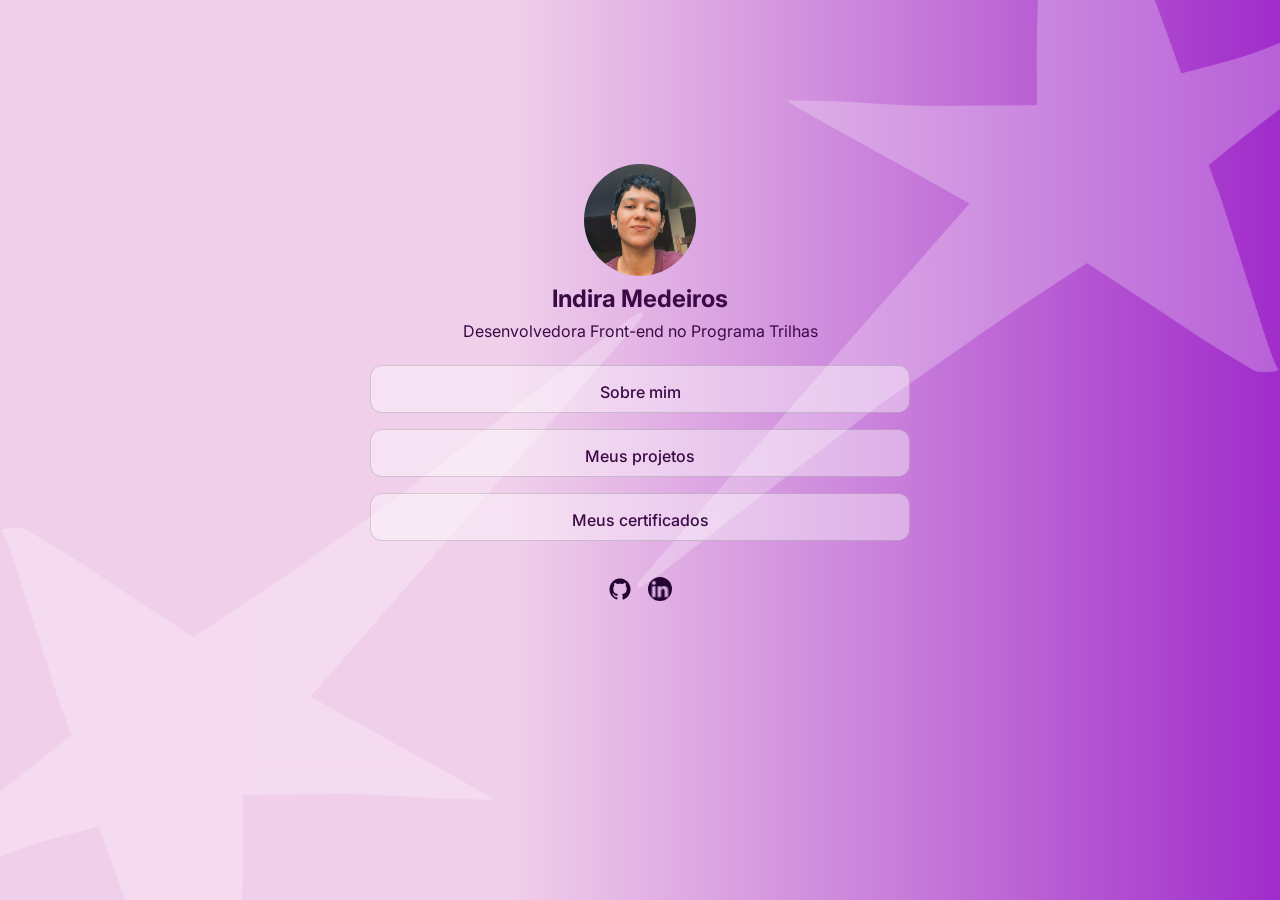
<file: index.html>
<!DOCTYPE html>
<html lang="en">
<head>
    <meta charset="UTF-8">
    <meta name="viewport" content="width=device-width, initial-scale=1.0">
    <title>Portfólio Indira</title>
    <link rel="stylesheet" href="style.css">
    <link rel="stylesheet" href="reset.css">

</head>

<body>
    <main class="tudo">

    <section>

        <div class="foto">
            <img src="assets/image/Indira.jpeg" 
            alt="Foto de perfil" 
            width="112">
        </div>

        <div class="infos">
            <h1> Indira Medeiros </h1>
            <p>Desenvolvedora Front-end no Programa Trilhas</p>
        </div>

    </section>
    <div class="botoes">
        
        <a class="botao" href="sobre.html">
            <button>Sobre mim</button>
        </a>
           
        <a class="botao" href="projetos.html"> 
            <button>Meus projetos</button>
        </a>

            <a class="botao" href="https://drive.google.com/drive/folders/1QhNkH2z-d3P61aymbu-d6dpAgqVoq8ZE?usp=drive_link" target="_blank">
            <button>Meus certificados</button>
        </a>
    </div>
    
    <footer class="redes">

            <a href="https://github.com/mdrsdira" target="_blank">
                <img src="assets/image/GitHub.png"
                class="GitHubIcon"
                alt="GitHub">
            </a>

            <a href="https://www.linkedin.com/in/indira-medeiros-28ba672a4/" target="_blank">
                <img src="assets/image/Vector.png"
                class="LinkedInIcon"
                alt="LinkedIn">
            </a>
    </footer>
    
    </main>

</body>
</html>
</file>
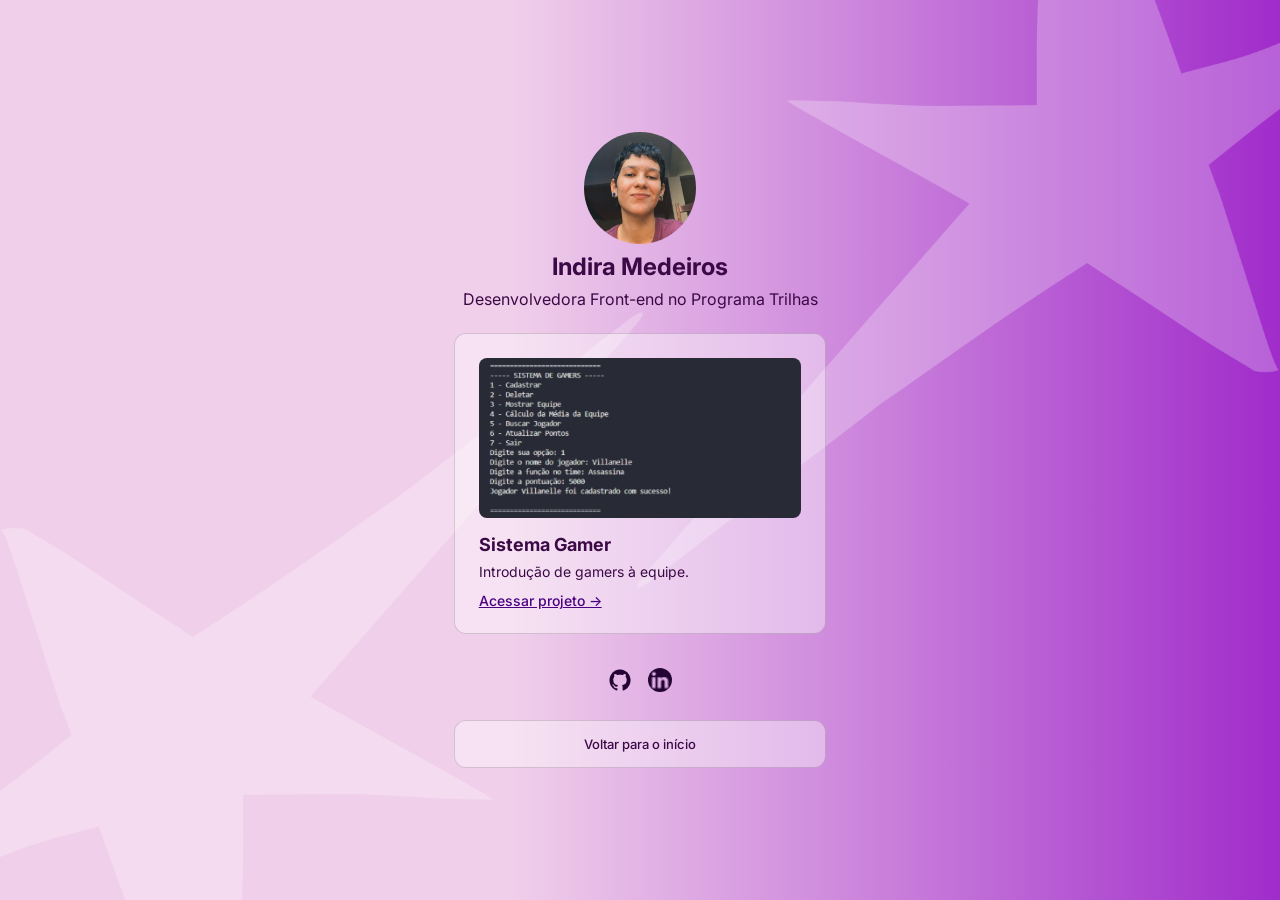
<file: projetos.html>
<!DOCTYPE html>
<html lang="en">

<head>
    <meta charset="UTF-8">
    <meta name="viewport" content="width=device-width, initial-scale=1.0">
    <title>Projetos</title>
    <link rel="stylesheet" href="reset.css">
    <link rel="stylesheet" href="styleprojetos.css">
</head>

<body>
    <main class="tudo">

    <section>

        <div class="foto">
            <img src="assets/image/Indira.jpeg" 
            alt="Foto de perfil" 
            width="112">
        </div>

        <div class="infos">
            <h1> Indira Medeiros </h1>
            <p>Desenvolvedora Front-end no Programa Trilhas</p>
        </div>
    </section>

    <section class="secao-projetos">
        <div class="card-projeto">
            <div class="banner-projeto">
            <img src="assets/image/sistemagamers.jpeg">
        </div>

        <div class="conteudo-projeto">
            <h3 class="titulo-projeto">Sistema Gamer</h3>
            <p1 class="descricao-projeto">Introdução de gamers à equipe.</p1>
            
            <a href="https://github.com/mdrsdira/Sistema-gamers" class="link-projeto" target="_blank">Acessar projeto &rarr;</a>
        </div>

        </div>
    </section>

        <footer class="redes">
                <a href="https://github.com/mdrsdira" target="_blank">
                <img src="assets/image/GitHub.png"
                class="GitHubIcon"
                alt="GitHub">
            </a>

            <a href="https://www.linkedin.com/in/indira-medeiros-28ba672a4/" target="_blank">
                <img src="assets/image/Vector.png"
                class="LinkedInIcon"
                alt="LinkedIn">
            </a>
    </footer>

    </section>
    <div class="container-voltar">
        
        <a href="index.html" class="botao">
            <button>Voltar para o início</button>
        </a>
    </div>
    </section>

    </main>
</body>
</html>
</file>
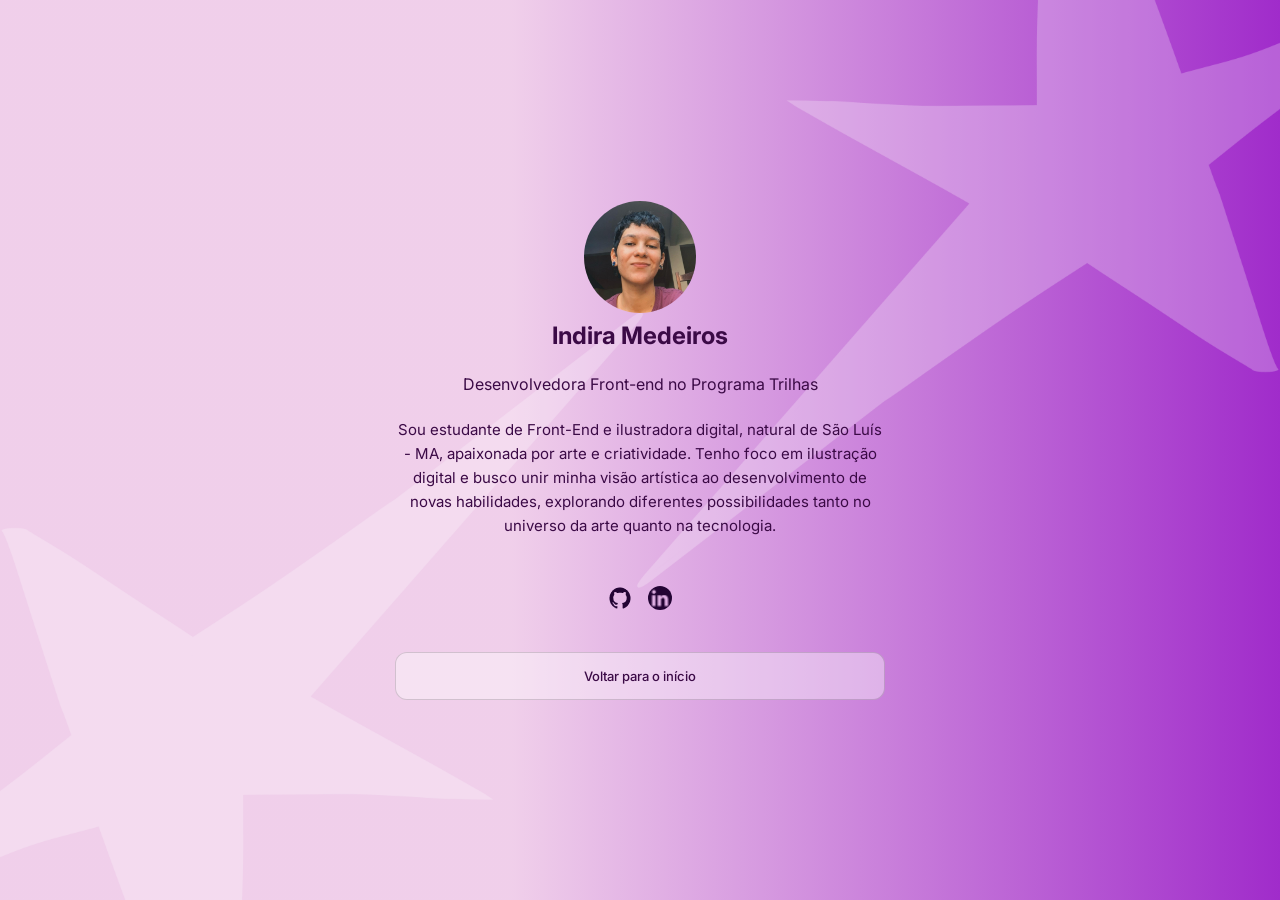
<file: sobre.html>
<!DOCTYPE html>
<html lang="en">
<head>
    <meta charset="UTF-8">
    <meta name="viewport" content="width=device-width, initial-scale=1.0">
    <title>Sobre</title>
    <link rel="stylesheet" href="stylesobre.css">
    <link rel="stylesheet" href="reset.css">
</head>
<body>

    <main class="tudo">

    <section>

        <div class="foto">
            <img src="assets/image/Indira.jpeg" 
            alt="Foto de perfil" 
            width="112">
        </div>

        <div class="infos">
            <h1> Indira Medeiros </h1>
            <p>Desenvolvedora Front-end no Programa Trilhas</p>
        </div>

        <div>
            <p class="biografia">Sou estudante de Front-End e ilustradora digital, natural de São Luís - MA, 
             apaixonada por arte e criatividade. Tenho foco em ilustração digital
             e busco unir minha visão artística ao desenvolvimento de novas
             habilidades, explorando diferentes possibilidades tanto no universo
             da arte quanto na tecnologia.
            </p>
        </div>

         <footer class="redes">
                <a href="https://github.com/mdrsdira" target="_blank">
                <img src="assets/image/GitHub.png"
                class="GitHubIcon"
                alt="GitHub">
            </a>

            <a href="https://www.linkedin.com/in/indira-medeiros-28ba672a4/" target="_blank">
                <img src="assets/image/Vector.png"
                class="LinkedInIcon"
                alt="LinkedIn">
            </a>
    </footer>

    </section>
    <div class="container-voltar">
        
        <a href="index.html" class="botao">Voltar para o início</a>
    </div>
    </section>
    
</body>
</html>
</file>
<file: style.css>
@import url('https://fonts.googleapis.com/css2?family=Inter:ital,opsz,wght@0,14..32,100..900;1,14..32,100..900&display=swap');

body {
    background:
    url('assets/image/estrela.png') left bottom / 700px auto no-repeat,
    url('assets/image/estrela2.png') right top / 700px auto no-repeat,
    linear-gradient(90deg, #edc5e6d3 40%, #910ac2dc 100%);
    font-family: "Inter", sans-serif;
    display: flex;
    justify-content: center;
    align-items: center;
    min-height: 100vh;
    color: #3b0a46;
}

.main-container {
  display: flex;
  flex-direction: column;
  align-items: center;
  text-align: center;
  width: 100%;
  max-width: 480px;
}

img {
  width: 112px;
  height: 112px;
  border-radius: 50%;
  object-fit: cover;
}

.foto {
  display: flex;
  justify-content: center;
  align-items: center;
  margin: 0 0 8px 0;
}

h1 {
    display: flex; 
    justify-content: center;
    align-items: center;
    margin: 0 0 8px 0;
}

p {
    display: flex; 
    justify-content: center;
    align-items: center;
    font-size: 16px;
    font-weight: 24px;
    margin: 0 0 24px 0;
}

.container-buttons {
  display: flex;
  flex-direction: column;
  align-items: center;
  gap: 24px;
  font-size: 16px;
  font-weight: 500;
}


.botoes button:hover {
    background-color: #6b0f8070;
    color: #ffffff;
    box-shadow: 0px 8px 25px rgba(114, 25, 133, 0.3);
    border-color: rgba(108, 15, 128, 0.4);
    border-radius: 12px;
    transition: all 0.3s ease;
    transform: translateY(-5px);
}

.botoes {
    display: flex;
    flex-direction: column;
    gap: 16px;
    width: 540px;
    height: 56px;
}

.botoes button {
    width: 100%;
    padding: 16px;
    border: 1px solid rgba(0, 0, 0, 0.15);
    border-radius: 12px;
    background-color: rgba(255, 255, 255, 0.4);
    cursor: pointer;
    height: 48px;
    font-family: "Inter", sans-serif;
    font-size: 16px;
    font-weight: 500;
    color: #3b0a46; 
}

.redes {
    display: flex;
    justify-content: center;
    align-items: center;
    gap: 16px;
    margin-top: 24px;
    width: 100%;
    padding: 132px;
}


.GitHubIcon {
  width: 24px;
  height: 24px;
  filter: brightness(0) saturate(100%) invert(8%) sepia(36%) saturate(4644%) hue-rotate(265deg) brightness(82%) contrast(108%);
}

.LinkedInIcon {
  width: 24px;
  height: 24px;
  filter: brightness(0) saturate(100%) invert(8%) sepia(36%) saturate(4644%) hue-rotate(265deg) brightness(82%) contrast(108%);
}
</file>
<file: styleprojetos.css>
@import url('https://fonts.googleapis.com/css2?family=Inter:ital,opsz,wght@0,14..32,100..900;1,14..32,100..900&display=swap');

body {
    background:
    url('assets/image/estrela.png') left bottom / 700px auto no-repeat,
    url('assets/image/estrela2.png') right top / 700px auto no-repeat,
    linear-gradient(90deg, #edc5e6d3 40%, #910ac2dc 100%);
    font-family: "Inter", sans-serif;
    display: flex;
    justify-content: center;
    align-items: center;
    min-height: 100vh;
    color: #3b0a46;
}

.main-container {
  display: flex;
  flex-direction: column;
  align-items: center;
  text-align: center;
  width: 100%;
  max-width: 480px;
}

img {
  width: 112px;
  height: 112px;
  border-radius: 50%;
  object-fit: cover;
}

.foto {
  display: flex;
  justify-content: center;
  align-items: center;
  margin: 0 0 8px 0;
}

h1 {
    display: flex; 
    justify-content: center;
    align-items: center;
    margin: 0 0 8px 0;
}

p {
    display: flex; 
    justify-content: center;
    align-items: center;
    margin: 0 0 24px 0;
}

.card-projeto {
    background-color: rgba(255, 255, 255, 0.4);
    border: 1px solid rgba(0, 0, 0, 0.15);
    border-radius: 12px;
    padding: 16px;
    width: 100%;
    max-width: 400px;
    display: flex;
    flex-direction: column;
    gap: 12px;
    text-align: left;
    margin: 0 auto;
    box-sizing: border-box;
}

p1 {
    display: flex; 
    justify-content: flex-start;
    align-items: center;
    margin: 0 0 24px 0;
}

.banner-projeto img {
    border-radius: 8px;
    width: 100%;
    height: 160px;
    object-fit: cover;
}

.card-projeto {
    background-color: rgba(255, 255, 255, 0.4);
    border: 1px solid rgba(0, 0, 0, 0.15);
    border-radius: 12px;
    padding: 24px;
    transition: all 0.3s ease;
}

.card-projeto:hover h3,
.card-projeto:hover p1,
.card-projeto:hover a {
    color: #ffffff;
}

.card-projeto:hover {
    background-color: #6b0f8070;
    transform: translateY(-5px);
    box-shadow: 0px 8px 25px rgba(114, 25, 133, 0.3);
    border-color: rgba(108, 15, 128, 0.4);
}

.conteudo-projeto {
    display: flex;
    flex-direction: column;
    gap: 8px;
}

.titulo-projeto {
    font-size: 18px;
    font-weight: 700;
    margin: 0;
    color: #3b0a46;
}

.descricao-projeto {
    font-size: 14px;
    margin: 0;
    color: #3b0a46;
}

.link-projeto {
    font-size: 14px;
    font-weight: 500;
    color: #4B0082;
    text-decoration: underline;
    margin-top: 4px;
}

.container-buttons {
  display: flex;
  flex-direction: column;
  align-items: center;
  gap: 24px;
  font-size: 16px;
  font-weight: 500;
}

.botoes {
    display: flex;
    flex-direction: column;
    gap: 16px;
    width: 540px;
    height: 56px;
}

.botoes button {
    width: 100%;
    padding: 10px;
    border: 1px solid rgba(0, 0, 0, 0.15);
    border-radius: 12px;
    background-color: rgba(204, 175, 216, 0.245);
    cursor: pointer;
    height: 48px;
    font-family: "Inter", sans-serif;
    font-size: 16px;
    font-weight: 500;
}

.redes {
    display: flex;
    justify-content: center;
    align-items: center;
    gap: 16px;
    margin-top: 24px;
    width: 100%;
    padding: 10px;
}


.GitHubIcon {
  width: 24px;
  height: 24px;
  filter: brightness(0) saturate(100%) invert(8%) sepia(36%) saturate(4644%) hue-rotate(265deg) brightness(82%) contrast(108%);
}

.LinkedInIcon {
  width: 24px;
  height: 24px;
  filter: brightness(0) saturate(100%) invert(8%) sepia(36%) saturate(4644%) hue-rotate(265deg) brightness(82%) contrast(108%);
}

.container-voltar a, 
.container-voltar button,
.botao-voltar {
    font-family: "Inter", sans-serif;
    font-size: 13px;
    font-weight: 500;
    text-decoration: none;
    text-decoration-line: none;
    background: none;
    background-color: transparent;
    border: none;
    outline: none;
    box-shadow: none;
    padding: 0;
    color: #3b0a46;
}


.container-voltar button {
    display: flex;
    justify-content: center;
    align-items: center;
    width: 100%;
    max-width: 490px;
    height: 48px;
    margin: 14px auto 0 auto;
    background-color: rgba(255, 255, 255, 0.4);
    border: 1px solid rgba(0, 0, 0, 0.15);
    border-radius: 12px;
    cursor: pointer;
}

.container-voltar a:hover,
.container-voltar button:hover {
    background-color: #6c0f8089;
    color: #ffffff;
    transform: translateY(-5px);
    box-shadow: 0px 4px 15px rgba(114, 25, 133, 0.4);
    border-color: transparent;
    transition: all 0.3s ease;
    border-color: rgba(108, 15, 128, 0.4);
}
</file>
<file: stylesobre.css>
@import url('https://fonts.googleapis.com/css2?family=Inter:ital,opsz,wght@0,14..32,100..900;1,14..32,100..900&display=swap');

body {
    background:
    url('assets/image/estrela.png') left bottom / 700px auto no-repeat,
    url('assets/image/estrela2.png') right top / 700px auto no-repeat,
    linear-gradient(90deg, #edc5e6d3 40%, #910ac2dc 100%);
    font-family: "Inter", sans-serif;
    display: flex;
    justify-content: center;
    align-items: center;
    min-height: 100vh;
    color: #3b0a46;
}

.main-container {
  display: flex;
  flex-direction: column;
  align-items: center;
  text-align: center;
  width: 100%;
  max-width: 480px;
}

img {
  width: 112px;
  height: 112px;
  border-radius: 50%;
  object-fit: cover;
}

.foto {
  display: flex;
  justify-content: center;
  align-items: center;
  margin: 0 0 8px 0;
}

h1 {
    display: flex; 
    justify-content: center;
    align-items: center;
    margin: 0 0 24px 0;
}

p {
    display: flex; 
    justify-content: center;
    align-items: center;
    font-size: 16px;
    font-weight: 24px;
    margin: 0 0 24px 0;
}

.biografia {
    font-size: 15px;
    line-height: 1.6;
    color: #3b0a46;
    text-align: center;
    width: 100%;
    max-width: 490px;
    margin: 16px auto 24px auto;
}

.redes {
    display: flex;
    justify-content: center;
    align-items: center;
    gap: 16px;
    margin-top: 24px;
    width: 100%;
    padding: 24px;
}


.GitHubIcon {
  width: 24px;
  height: 24px;
  filter: brightness(0) saturate(100%) invert(8%) sepia(36%) saturate(4644%) hue-rotate(265deg) brightness(82%) contrast(108%);
}

.LinkedInIcon {
  width: 24px;
  height: 24px;
  filter: brightness(0) saturate(100%) invert(8%) sepia(36%) saturate(4644%) hue-rotate(265deg) brightness(82%) contrast(108%);
}

.botao {
    display: flex;
    justify-content: center;
    align-items: center;
    width: 100%;
    max-width: 490px;
    height: 48px;
    margin: 14px auto 0 auto;
    background-color: rgba(255, 255, 255, 0.4);
    border: 1px solid rgba(0, 0, 0, 0.15);
    border-radius: 12px;
    cursor: pointer;
    font-family: "Inter", sans-serif;
    font-size: 13px;
    font-weight: 500;
    text-decoration: none;
    color: #3b0a46;
    transition: all 0.3s ease;
}

.container-voltar {
    display: flex;
    justify-content: center;
    align-items: center;
    width: 100%;
}

.botao:hover {
    background-color: #6b0f8070;
    color: #ffffff;
    transform: translateY(-5px);
    box-shadow: 0px 4px 15px rgba(114, 25, 133, 0.4);
    border-color: rgba(108, 15, 128, 0.4);
}
</file>
